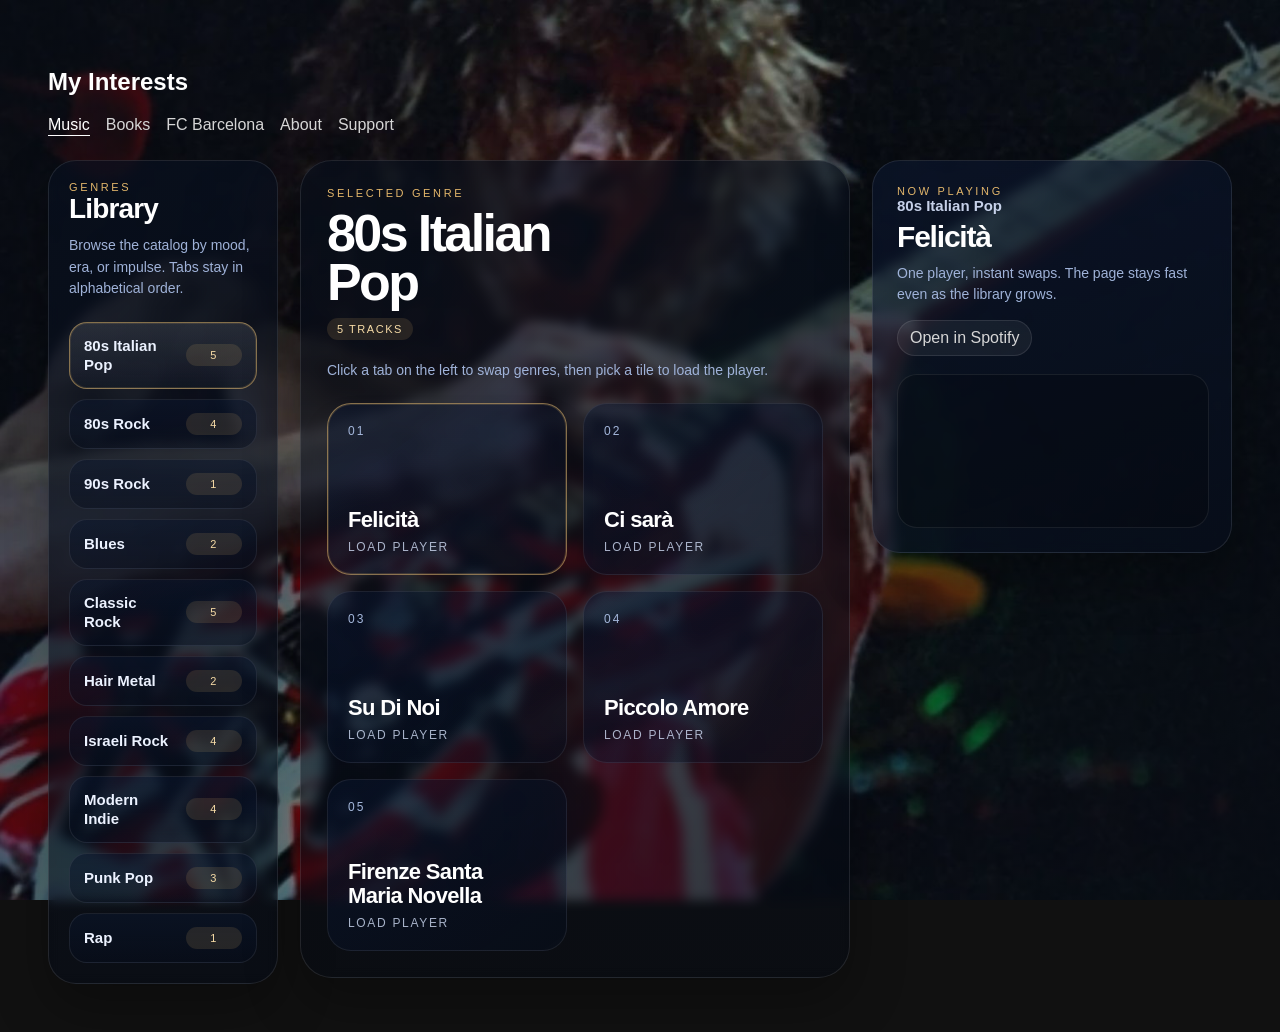
<file: index.html>
<!DOCTYPE html>
<html>

<head>
  <title>My Interests</title>
  <meta name="viewport" content="width=device-width, initial-scale=1">
  <meta name="description" content="A personal map of my interests: music, books, and FC Barcelona.">
  <meta name="google-site-verification" content="Rc-DzGfwk23URks2xt7vQMyPSqb8E1H-ICHijmgOGcE" />
  <link rel="stylesheet" href="styles.css">
</head>

<body class="page-music">

<h2>My Interests</h2>

<nav class="top-nav" aria-label="Main navigation">
  <a class="active" href="index.html" aria-current="page">Music</a>
  <a href="books.html">Books</a>
  <a href="barcelona.html">FC Barcelona</a>
  <a href="about.html">About</a>
  <a href="support.html">Support</a>
</nav>

<!-- MUSIC:START -->
<div class="music-hub">

  <aside class="music-genre-rail">
    <div class="music-rail-copy">
      <div class="music-kicker">Genres</div>
      <h3 class="music-rail-title">Library</h3>
      <p class="music-rail-caption">Browse the catalog by mood, era, or impulse. Tabs stay in alphabetical order.</p>
    </div>
    <div class="music-genre-tabs" role="tablist" aria-label="Music genres">
      <button class="music-genre-tab is-active" type="button" role="tab" aria-selected="true" aria-controls="panel-80s-italian-pop-1" data-panel="80s-italian-pop-1">
        <span class="music-genre-name">80s Italian Pop</span>
        <span class="music-genre-count">5</span>
      </button>
      <button class="music-genre-tab" type="button" role="tab" aria-selected="false" aria-controls="panel-80s-rock-2" data-panel="80s-rock-2">
        <span class="music-genre-name">80s Rock</span>
        <span class="music-genre-count">4</span>
      </button>
      <button class="music-genre-tab" type="button" role="tab" aria-selected="false" aria-controls="panel-90s-rock-3" data-panel="90s-rock-3">
        <span class="music-genre-name">90s Rock</span>
        <span class="music-genre-count">1</span>
      </button>
      <button class="music-genre-tab" type="button" role="tab" aria-selected="false" aria-controls="panel-blues-4" data-panel="blues-4">
        <span class="music-genre-name">Blues</span>
        <span class="music-genre-count">2</span>
      </button>
      <button class="music-genre-tab" type="button" role="tab" aria-selected="false" aria-controls="panel-classic-rock-5" data-panel="classic-rock-5">
        <span class="music-genre-name">Classic Rock</span>
        <span class="music-genre-count">5</span>
      </button>
      <button class="music-genre-tab" type="button" role="tab" aria-selected="false" aria-controls="panel-hair-metal-6" data-panel="hair-metal-6">
        <span class="music-genre-name">Hair Metal</span>
        <span class="music-genre-count">2</span>
      </button>
      <button class="music-genre-tab" type="button" role="tab" aria-selected="false" aria-controls="panel-israeli-rock-7" data-panel="israeli-rock-7">
        <span class="music-genre-name">Israeli Rock</span>
        <span class="music-genre-count">4</span>
      </button>
      <button class="music-genre-tab" type="button" role="tab" aria-selected="false" aria-controls="panel-modern-indie-8" data-panel="modern-indie-8">
        <span class="music-genre-name">Modern Indie</span>
        <span class="music-genre-count">4</span>
      </button>
      <button class="music-genre-tab" type="button" role="tab" aria-selected="false" aria-controls="panel-punk-pop-9" data-panel="punk-pop-9">
        <span class="music-genre-name">Punk Pop</span>
        <span class="music-genre-count">3</span>
      </button>
      <button class="music-genre-tab" type="button" role="tab" aria-selected="false" aria-controls="panel-rap-10" data-panel="rap-10">
        <span class="music-genre-name">Rap</span>
        <span class="music-genre-count">1</span>
      </button>
    </div>
  </aside>

  <section class="music-stage">
    <div class="music-stage-header">
      <div class="music-kicker">Selected Genre</div>
      <h3 class="music-stage-title" id="music-active-genre">80s Italian Pop</h3>
      <div class="music-stage-meta" id="music-active-count">5 tracks</div>
      <p class="music-stage-caption">Click a tab on the left to swap genres, then pick a tile to load the player.</p>
    </div>

    <div class="music-panels">
      <section class="music-genre-panel" id="panel-80s-italian-pop-1" data-panel="80s-italian-pop-1" data-section-name="80s Italian Pop" data-track-count="5">
        <div class="music-track-grid">
          <button class="music-track-tile is-active" type="button" data-src="https://open.spotify.com/embed/track/7sXTcibuNYugjjYNfgf2kY?utm_source=generator" data-title="Felicità" data-share-url="https://open.spotify.com/track/7sXTcibuNYugjjYNfgf2kY" data-section="80s Italian Pop" aria-label="Play Felicità from 80s Italian Pop">
            <span class="music-track-index">01</span>
            <span class="music-track-copy">
              <span class="music-track-title">Felicità</span>
              <span class="music-track-action">Load player</span>
            </span>
          </button>
          <button class="music-track-tile" type="button" data-src="https://open.spotify.com/embed/track/1dgNG7Ze3PqXTIq9yqSihX?utm_source=generator" data-title="Ci sarà" data-share-url="https://open.spotify.com/track/1dgNG7Ze3PqXTIq9yqSihX" data-section="80s Italian Pop" aria-label="Play Ci sarà from 80s Italian Pop">
            <span class="music-track-index">02</span>
            <span class="music-track-copy">
              <span class="music-track-title">Ci sarà</span>
              <span class="music-track-action">Load player</span>
            </span>
          </button>
          <button class="music-track-tile" type="button" data-src="https://open.spotify.com/embed/track/18tm5JUv0wMllGkoHMAdnL?utm_source=generator" data-title="Su Di Noi" data-share-url="https://open.spotify.com/track/18tm5JUv0wMllGkoHMAdnL" data-section="80s Italian Pop" aria-label="Play Su Di Noi from 80s Italian Pop">
            <span class="music-track-index">03</span>
            <span class="music-track-copy">
              <span class="music-track-title">Su Di Noi</span>
              <span class="music-track-action">Load player</span>
            </span>
          </button>
          <button class="music-track-tile" type="button" data-src="https://open.spotify.com/embed/track/2LexhomCk1jo8hXYl4DeoO?utm_source=generator" data-title="Piccolo Amore" data-share-url="https://open.spotify.com/track/2LexhomCk1jo8hXYl4DeoO" data-section="80s Italian Pop" aria-label="Play Piccolo Amore from 80s Italian Pop">
            <span class="music-track-index">04</span>
            <span class="music-track-copy">
              <span class="music-track-title">Piccolo Amore</span>
              <span class="music-track-action">Load player</span>
            </span>
          </button>
          <button class="music-track-tile" type="button" data-src="https://open.spotify.com/embed/track/03Q5UOgimyI86r1ufpWSQs?utm_source=generator" data-title="Firenze Santa Maria Novella" data-share-url="https://open.spotify.com/track/03Q5UOgimyI86r1ufpWSQs" data-section="80s Italian Pop" aria-label="Play Firenze Santa Maria Novella from 80s Italian Pop">
            <span class="music-track-index">05</span>
            <span class="music-track-copy">
              <span class="music-track-title">Firenze Santa Maria Novella</span>
              <span class="music-track-action">Load player</span>
            </span>
          </button>
        </div>
      </section>
      <section class="music-genre-panel" id="panel-80s-rock-2" data-panel="80s-rock-2" data-section-name="80s Rock" data-track-count="4" hidden>
        <div class="music-track-grid">
          <button class="music-track-tile" type="button" data-src="https://open.spotify.com/embed/track/263aNAQCeFSWipk896byo6?utm_source=generator" data-title="Friday I&#x27;m in Love" data-share-url="https://open.spotify.com/track/263aNAQCeFSWipk896byo6" data-section="80s Rock" aria-label="Play Friday I&#x27;m in Love from 80s Rock">
            <span class="music-track-index">01</span>
            <span class="music-track-copy">
              <span class="music-track-title">Friday I&#x27;m in Love</span>
              <span class="music-track-action">Load player</span>
            </span>
          </button>
          <button class="music-track-tile" type="button" data-src="https://open.spotify.com/embed/track/3fH4KjXFYMmljxrcGrbPj9?utm_source=generator" data-title="Don&#x27;t You (Forget About Me)" data-share-url="https://open.spotify.com/track/3fH4KjXFYMmljxrcGrbPj9" data-section="80s Rock" aria-label="Play Don&#x27;t You (Forget About Me) from 80s Rock">
            <span class="music-track-index">02</span>
            <span class="music-track-copy">
              <span class="music-track-title">Don&#x27;t You (Forget About Me)</span>
              <span class="music-track-action">Load player</span>
            </span>
          </button>
          <button class="music-track-tile" type="button" data-src="https://open.spotify.com/embed/track/25fQaP5GWQXhqHeLkcdPzO?utm_source=generator" data-title="Hold Back the Rain - 2009 Remaster" data-share-url="https://open.spotify.com/track/25fQaP5GWQXhqHeLkcdPzO" data-section="80s Rock" aria-label="Play Hold Back the Rain - 2009 Remaster from 80s Rock">
            <span class="music-track-index">03</span>
            <span class="music-track-copy">
              <span class="music-track-title">Hold Back the Rain - 2009 Remaster</span>
              <span class="music-track-action">Load player</span>
            </span>
          </button>
          <button class="music-track-tile" type="button" data-src="https://open.spotify.com/embed/track/6J2rMSRhgb4HuX6dWgM3nJ?utm_source=generator" data-title="I Melt with You" data-share-url="https://open.spotify.com/track/6J2rMSRhgb4HuX6dWgM3nJ" data-section="80s Rock" aria-label="Play I Melt with You from 80s Rock">
            <span class="music-track-index">04</span>
            <span class="music-track-copy">
              <span class="music-track-title">I Melt with You</span>
              <span class="music-track-action">Load player</span>
            </span>
          </button>
        </div>
      </section>
      <section class="music-genre-panel" id="panel-90s-rock-3" data-panel="90s-rock-3" data-section-name="90s Rock" data-track-count="1" hidden>
        <div class="music-track-grid">
          <button class="music-track-tile" type="button" data-src="https://open.spotify.com/embed/track/4P5KoWXOxwuobLmHXLMobV?utm_source=generator" data-title="Come As You Are" data-share-url="https://open.spotify.com/track/4P5KoWXOxwuobLmHXLMobV" data-section="90s Rock" aria-label="Play Come As You Are from 90s Rock">
            <span class="music-track-index">01</span>
            <span class="music-track-copy">
              <span class="music-track-title">Come As You Are</span>
              <span class="music-track-action">Load player</span>
            </span>
          </button>
        </div>
      </section>
      <section class="music-genre-panel" id="panel-blues-4" data-panel="blues-4" data-section-name="Blues" data-track-count="2" hidden>
        <div class="music-track-grid">
          <button class="music-track-tile" type="button" data-src="https://open.spotify.com/embed/track/4Vfgc4BdSKM2hRlkaRFc9C?utm_source=generator" data-title="Bring It On Home To ME" data-share-url="https://open.spotify.com/track/4Vfgc4BdSKM2hRlkaRFc9C" data-section="Blues" aria-label="Play Bring It On Home To ME from Blues">
            <span class="music-track-index">01</span>
            <span class="music-track-copy">
              <span class="music-track-title">Bring It On Home To ME</span>
              <span class="music-track-action">Load player</span>
            </span>
          </button>
          <button class="music-track-tile" type="button" data-src="https://open.spotify.com/embed/track/3cg0dJfrQB66Qf2YthPb6G?utm_source=generator" data-title="The Thrill is Gone" data-share-url="https://open.spotify.com/track/3cg0dJfrQB66Qf2YthPb6G" data-section="Blues" aria-label="Play The Thrill is Gone from Blues">
            <span class="music-track-index">02</span>
            <span class="music-track-copy">
              <span class="music-track-title">The Thrill is Gone</span>
              <span class="music-track-action">Load player</span>
            </span>
          </button>
        </div>
      </section>
      <section class="music-genre-panel" id="panel-classic-rock-5" data-panel="classic-rock-5" data-section-name="Classic Rock" data-track-count="5" hidden>
        <div class="music-track-grid">
          <button class="music-track-tile" type="button" data-src="https://open.spotify.com/embed/track/389QX9Q1eUOEZ19vtzzI9O?utm_source=generator" data-title="Classic Rock 1" data-share-url="https://open.spotify.com/track/389QX9Q1eUOEZ19vtzzI9O" data-section="Classic Rock" aria-label="Play Classic Rock 1 from Classic Rock">
            <span class="music-track-index">01</span>
            <span class="music-track-copy">
              <span class="music-track-title">Classic Rock 1</span>
              <span class="music-track-action">Load player</span>
            </span>
          </button>
          <button class="music-track-tile" type="button" data-src="https://open.spotify.com/embed/track/78dWfw6rMzKjfCct2pAKFG?utm_source=generator" data-title="Classic Rock 2" data-share-url="https://open.spotify.com/track/78dWfw6rMzKjfCct2pAKFG" data-section="Classic Rock" aria-label="Play Classic Rock 2 from Classic Rock">
            <span class="music-track-index">02</span>
            <span class="music-track-copy">
              <span class="music-track-title">Classic Rock 2</span>
              <span class="music-track-action">Load player</span>
            </span>
          </button>
          <button class="music-track-tile" type="button" data-src="https://open.spotify.com/embed/track/6Vjk8MNXpQpi0F4BefdTyq?utm_source=generator" data-title="Classic Rock 3" data-share-url="https://open.spotify.com/track/6Vjk8MNXpQpi0F4BefdTyq" data-section="Classic Rock" aria-label="Play Classic Rock 3 from Classic Rock">
            <span class="music-track-index">03</span>
            <span class="music-track-copy">
              <span class="music-track-title">Classic Rock 3</span>
              <span class="music-track-action">Load player</span>
            </span>
          </button>
          <button class="music-track-tile" type="button" data-src="https://open.spotify.com/embed/track/0pQskrTITgmCMyr85tb9qq?utm_source=generator" data-title="Spotify Track 0pQskrTI" data-share-url="https://open.spotify.com/track/0pQskrTITgmCMyr85tb9qq" data-section="Classic Rock" aria-label="Play Spotify Track 0pQskrTI from Classic Rock">
            <span class="music-track-index">04</span>
            <span class="music-track-copy">
              <span class="music-track-title">Spotify Track 0pQskrTI</span>
              <span class="music-track-action">Load player</span>
            </span>
          </button>
          <button class="music-track-tile" type="button" data-src="https://open.spotify.com/embed/track/6H3kDe7CGoWYBabAeVWGiD?utm_source=generator" data-title="Gimme Shelter" data-share-url="https://open.spotify.com/track/6H3kDe7CGoWYBabAeVWGiD" data-section="Classic Rock" aria-label="Play Gimme Shelter from Classic Rock">
            <span class="music-track-index">05</span>
            <span class="music-track-copy">
              <span class="music-track-title">Gimme Shelter</span>
              <span class="music-track-action">Load player</span>
            </span>
          </button>
        </div>
      </section>
      <section class="music-genre-panel" id="panel-hair-metal-6" data-panel="hair-metal-6" data-section-name="Hair Metal" data-track-count="2" hidden>
        <div class="music-track-grid">
          <button class="music-track-tile" type="button" data-src="https://open.spotify.com/embed/track/05RgAMGypEvqhNs5hPCbMS?utm_source=generator" data-title="Test Song" data-share-url="https://open.spotify.com/track/05RgAMGypEvqhNs5hPCbMS" data-section="Hair Metal" aria-label="Play Test Song from Hair Metal">
            <span class="music-track-index">01</span>
            <span class="music-track-copy">
              <span class="music-track-title">Test Song</span>
              <span class="music-track-action">Load player</span>
            </span>
          </button>
          <button class="music-track-tile" type="button" data-src="https://open.spotify.com/embed/track/5QRs63VVKNaqUjg6XSSckM?utm_source=generator" data-title="Don&#x27;t Know What You Got (Till It&#x27;s Gone)" data-share-url="https://open.spotify.com/track/5QRs63VVKNaqUjg6XSSckM" data-section="Hair Metal" aria-label="Play Don&#x27;t Know What You Got (Till It&#x27;s Gone) from Hair Metal">
            <span class="music-track-index">02</span>
            <span class="music-track-copy">
              <span class="music-track-title">Don&#x27;t Know What You Got (Till It&#x27;s Gone)</span>
              <span class="music-track-action">Load player</span>
            </span>
          </button>
        </div>
      </section>
      <section class="music-genre-panel" id="panel-israeli-rock-7" data-panel="israeli-rock-7" data-section-name="Israeli Rock" data-track-count="4" hidden>
        <div class="music-track-grid">
          <button class="music-track-tile" type="button" data-src="https://open.spotify.com/embed/track/3KjK86Zg2gKF9aij1GmHFk?utm_source=generator" data-title="אהובתי" data-share-url="https://open.spotify.com/track/3KjK86Zg2gKF9aij1GmHFk" data-section="Israeli Rock" aria-label="Play אהובתי from Israeli Rock">
            <span class="music-track-index">01</span>
            <span class="music-track-copy">
              <span class="music-track-title">אהובתי</span>
              <span class="music-track-action">Load player</span>
            </span>
          </button>
          <button class="music-track-tile" type="button" data-src="https://open.spotify.com/embed/track/5mw0CuWqR4bBZ7OFFSCTMP?utm_source=generator" data-title="עונות" data-share-url="https://open.spotify.com/track/5mw0CuWqR4bBZ7OFFSCTMP" data-section="Israeli Rock" aria-label="Play עונות from Israeli Rock">
            <span class="music-track-index">02</span>
            <span class="music-track-copy">
              <span class="music-track-title">עונות</span>
              <span class="music-track-action">Load player</span>
            </span>
          </button>
          <button class="music-track-tile" type="button" data-src="https://open.spotify.com/embed/track/4HnvvY4arQ6MgKa38fZBL2?utm_source=generator" data-title="יהיה פיצוץ" data-share-url="https://open.spotify.com/track/4HnvvY4arQ6MgKa38fZBL2" data-section="Israeli Rock" aria-label="Play יהיה פיצוץ from Israeli Rock">
            <span class="music-track-index">03</span>
            <span class="music-track-copy">
              <span class="music-track-title">יהיה פיצוץ</span>
              <span class="music-track-action">Load player</span>
            </span>
          </button>
          <button class="music-track-tile" type="button" data-src="https://open.spotify.com/embed/track/4PA5UwwLNIPUoAoIkwBTjr?utm_source=generator" data-title="מכה אפורה" data-share-url="https://open.spotify.com/track/4PA5UwwLNIPUoAoIkwBTjr" data-section="Israeli Rock" aria-label="Play מכה אפורה from Israeli Rock">
            <span class="music-track-index">04</span>
            <span class="music-track-copy">
              <span class="music-track-title">מכה אפורה</span>
              <span class="music-track-action">Load player</span>
            </span>
          </button>
        </div>
      </section>
      <section class="music-genre-panel" id="panel-modern-indie-8" data-panel="modern-indie-8" data-section-name="Modern Indie" data-track-count="4" hidden>
        <div class="music-track-grid">
          <button class="music-track-tile" type="button" data-src="https://open.spotify.com/embed/track/1GxLgrcumcN3TpWnrYQ9pV?utm_source=generator" data-title="Modern Indie 1" data-share-url="https://open.spotify.com/track/1GxLgrcumcN3TpWnrYQ9pV" data-section="Modern Indie" aria-label="Play Modern Indie 1 from Modern Indie">
            <span class="music-track-index">01</span>
            <span class="music-track-copy">
              <span class="music-track-title">Modern Indie 1</span>
              <span class="music-track-action">Load player</span>
            </span>
          </button>
          <button class="music-track-tile" type="button" data-src="https://open.spotify.com/embed/track/03y6MsaseYEO7DfwqsgcAI?utm_source=generator" data-title="Modern Indie 2" data-share-url="https://open.spotify.com/track/03y6MsaseYEO7DfwqsgcAI" data-section="Modern Indie" aria-label="Play Modern Indie 2 from Modern Indie">
            <span class="music-track-index">02</span>
            <span class="music-track-copy">
              <span class="music-track-title">Modern Indie 2</span>
              <span class="music-track-action">Load player</span>
            </span>
          </button>
          <button class="music-track-tile" type="button" data-src="https://open.spotify.com/embed/track/5XeFesFbtLpXzIVDNQP22n?utm_source=generator" data-title="Modern Indie 3" data-share-url="https://open.spotify.com/track/5XeFesFbtLpXzIVDNQP22n" data-section="Modern Indie" aria-label="Play Modern Indie 3 from Modern Indie">
            <span class="music-track-index">03</span>
            <span class="music-track-copy">
              <span class="music-track-title">Modern Indie 3</span>
              <span class="music-track-action">Load player</span>
            </span>
          </button>
          <button class="music-track-tile" type="button" data-src="https://open.spotify.com/embed/track/3skn2lauGk7Dx6bVIt5DVj?utm_source=generator" data-title="Spotify Track 3skn2lau" data-share-url="https://open.spotify.com/track/3skn2lauGk7Dx6bVIt5DVj" data-section="Modern Indie" aria-label="Play Spotify Track 3skn2lau from Modern Indie">
            <span class="music-track-index">04</span>
            <span class="music-track-copy">
              <span class="music-track-title">Spotify Track 3skn2lau</span>
              <span class="music-track-action">Load player</span>
            </span>
          </button>
        </div>
      </section>
      <section class="music-genre-panel" id="panel-punk-pop-9" data-panel="punk-pop-9" data-section-name="Punk Pop" data-track-count="3" hidden>
        <div class="music-track-grid">
          <button class="music-track-tile" type="button" data-src="https://open.spotify.com/embed/track/25FTMokYEbEWHEdss5JLZS?utm_source=generator" data-title="Teenage Dirtbag" data-share-url="https://open.spotify.com/track/25FTMokYEbEWHEdss5JLZS" data-section="Punk Pop" aria-label="Play Teenage Dirtbag from Punk Pop">
            <span class="music-track-index">01</span>
            <span class="music-track-copy">
              <span class="music-track-title">Teenage Dirtbag</span>
              <span class="music-track-action">Load player</span>
            </span>
          </button>
          <button class="music-track-tile" type="button" data-src="https://open.spotify.com/embed/track/33iv3wnGMrrDugd7GBso1z?utm_source=generator" data-title="My Own Worst Enemy" data-share-url="https://open.spotify.com/track/33iv3wnGMrrDugd7GBso1z" data-section="Punk Pop" aria-label="Play My Own Worst Enemy from Punk Pop">
            <span class="music-track-index">02</span>
            <span class="music-track-copy">
              <span class="music-track-title">My Own Worst Enemy</span>
              <span class="music-track-action">Load player</span>
            </span>
          </button>
          <button class="music-track-tile" type="button" data-src="https://open.spotify.com/embed/track/4GiVcDqNQI0fc0yYuRGH9m?utm_source=generator" data-title="4GiVcDqNQI0fc0yYuRGH9m" data-share-url="https://open.spotify.com/track/4GiVcDqNQI0fc0yYuRGH9m" data-section="Punk Pop" aria-label="Play 4GiVcDqNQI0fc0yYuRGH9m from Punk Pop">
            <span class="music-track-index">03</span>
            <span class="music-track-copy">
              <span class="music-track-title">4GiVcDqNQI0fc0yYuRGH9m</span>
              <span class="music-track-action">Load player</span>
            </span>
          </button>
        </div>
      </section>
      <section class="music-genre-panel" id="panel-rap-10" data-panel="rap-10" data-section-name="Rap" data-track-count="1" hidden>
        <div class="music-track-grid">
          <button class="music-track-tile" type="button" data-src="https://open.spotify.com/embed/track/3ia3dJETSOllPsv3LJkE35?utm_source=generator" data-title="California Love - Original Version" data-share-url="https://open.spotify.com/track/3ia3dJETSOllPsv3LJkE35" data-section="Rap" aria-label="Play California Love - Original Version from Rap">
            <span class="music-track-index">01</span>
            <span class="music-track-copy">
              <span class="music-track-title">California Love - Original Version</span>
              <span class="music-track-action">Load player</span>
            </span>
          </button>
        </div>
      </section>
    </div>
  </section>

  <aside class="music-player-panel">
    <div class="music-player-copy">
      <div class="music-kicker">Now Playing</div>
      <h3 class="music-player-section" id="music-player-section">80s Italian Pop</h3>
      <div class="music-player-title" id="music-player-title">Felicità</div>
      <div class="music-player-caption">One player, instant swaps. The page stays fast even as the library grows.</div>
      <a class="music-player-link inline-link" id="music-player-link" href="https://open.spotify.com/track/7sXTcibuNYugjjYNfgf2kY" target="_blank" rel="noopener noreferrer">Open in Spotify</a>
    </div>

    <iframe class="spotify music-player-frame" id="music-player-frame" title="Felicità" src="https://open.spotify.com/embed/track/7sXTcibuNYugjjYNfgf2kY?utm_source=generator" width="100%" height="152" frameborder="0" allow="autoplay; clipboard-write; encrypted-media; fullscreen; picture-in-picture" loading="lazy" scrolling="no"></iframe>
  </aside>
</div>
<!-- MUSIC:END -->

<script>
  (function () {
    function isMobileMusicLayout() {
      return window.matchMedia && window.matchMedia("(max-width: 640px)").matches;
    }

    function revealPlayerPanel() {
      var playerPanel = document.querySelector(".music-player-panel");
      if (!playerPanel || !isMobileMusicLayout()) return;

      var prefersReducedMotion = window.matchMedia && window.matchMedia("(prefers-reduced-motion: reduce)").matches;
      playerPanel.scrollIntoView({
        behavior: prefersReducedMotion ? "auto" : "smooth",
        block: "start"
      });
    }

    function formatTrackCount(count) {
      return count + " track" + (count === 1 ? "" : "s");
    }

    function updatePlayer(tile) {
      if (!tile) return;

      var src = tile.getAttribute("data-src");
      var title = tile.getAttribute("data-title") || "Spotify Embed";
      var shareUrl = tile.getAttribute("data-share-url") || "#";
      var section = tile.getAttribute("data-section") || "Music";

      var frame = document.getElementById("music-player-frame");
      var titleNode = document.getElementById("music-player-title");
      var sectionNode = document.getElementById("music-player-section");
      var linkNode = document.getElementById("music-player-link");

      if (!frame || !titleNode || !sectionNode || !linkNode || !src) return;

      frame.setAttribute("src", src);
      frame.setAttribute("title", title);
      titleNode.textContent = title;
      sectionNode.textContent = section;
      linkNode.setAttribute("href", shareUrl);

      document.querySelectorAll(".music-track-tile.is-active").forEach(function (node) {
        node.classList.remove("is-active");
      });
      tile.classList.add("is-active");
    }

    function activateGenre(tab) {
      if (!tab) return;

      var panelId = tab.getAttribute("data-panel");
      var nextPanel = panelId ? document.getElementById("panel-" + panelId) : null;
      var genreNode = document.getElementById("music-active-genre");
      var countNode = document.getElementById("music-active-count");

      if (!nextPanel || !genreNode || !countNode) return;

      document.querySelectorAll(".music-genre-tab.is-active").forEach(function (node) {
        node.classList.remove("is-active");
        node.setAttribute("aria-selected", "false");
      });
      tab.classList.add("is-active");
      tab.setAttribute("aria-selected", "true");

      document.querySelectorAll(".music-genre-panel[data-panel]").forEach(function (panel) {
        panel.hidden = panel !== nextPanel;
      });

      genreNode.textContent = nextPanel.getAttribute("data-section-name") || "Music";
      countNode.textContent = formatTrackCount(Number(nextPanel.getAttribute("data-track-count") || "0"));

      var activeTile = nextPanel.querySelector(".music-track-tile.is-active");
      var firstTile = nextPanel.querySelector(".music-track-tile[data-src]");
      if (activeTile) {
        updatePlayer(activeTile);
      } else if (firstTile) {
        updatePlayer(firstTile);
      }
    }

    function activateGenreFromHash() {
      var hash = (window.location.hash || "").replace(/^#/, "");
      if (!hash) return false;

      var panel = document.getElementById(hash);
      if (!panel || !panel.classList.contains("music-genre-panel")) return false;

      var panelId = panel.getAttribute("data-panel");
      if (!panelId) return false;

      var tab = document.querySelector('.music-genre-tab[data-panel="' + panelId + '"]');
      if (!tab) return false;

      activateGenre(tab);
      panel.scrollIntoView({ behavior: "auto", block: "start" });
      return true;
    }

    function init() {
      var tabs = document.querySelectorAll(".music-genre-tab[data-panel]");
      var tiles = document.querySelectorAll(".music-track-tile[data-src]");

      tabs.forEach(function (tab) {
        tab.addEventListener("click", function () {
          activateGenre(tab);
          var panelId = tab.getAttribute("data-panel");
          if (panelId) {
            window.location.hash = "panel-" + panelId;
          }
        });
      });

      tiles.forEach(function (tile) {
        tile.addEventListener("click", function () {
          updatePlayer(tile);
          revealPlayerPanel();
        });
      });

      var initialTab = document.querySelector(".music-genre-tab.is-active") || tabs[0];
      if (activateGenreFromHash()) {
        return;
      } else if (initialTab) {
        activateGenre(initialTab);
      } else if (tiles.length) {
        updatePlayer(tiles[0]);
      }
    }

    if (document.readyState === "loading") {
      document.addEventListener("DOMContentLoaded", init);
    } else {
      init();
    }
  })();
</script>

</body>
</html>
</file>
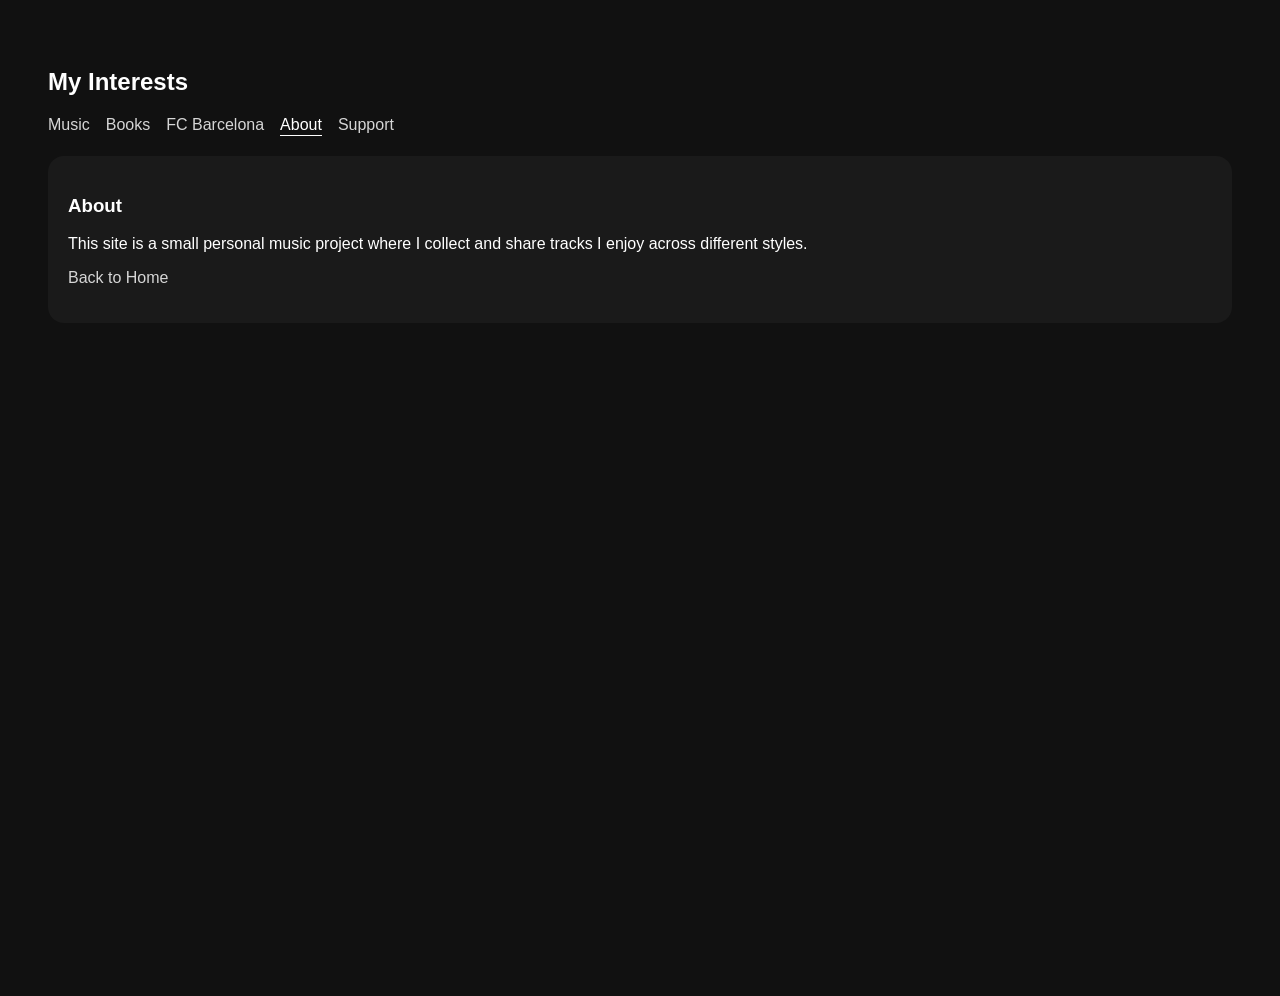
<file: about.html>
<!DOCTYPE html>
<html>

<head>
  <title>My Interests</title>
  <meta name="viewport" content="width=device-width, initial-scale=1">
  <meta name="description" content="About My Interests">
  <link rel="stylesheet" href="styles.css">
</head>

<body>

<h2>My Interests</h2>

<nav class="top-nav" aria-label="Main navigation">
  <a href="index.html">Music</a>
  <a href="books.html">Books</a>
  <a href="barcelona.html">FC Barcelona</a>
  <a class="active" href="about.html" aria-current="page">About</a>
  <a href="support.html">Support</a>
</nav>

<div class="style-tile">
  <h3>About</h3>
  <p>
    This site is a small personal music project where I collect and share tracks I enjoy across different styles.
  </p>
  <p><a class="inline-link" href="home.html">Back to Home</a></p>
</div>

</body>
</html>
</file>
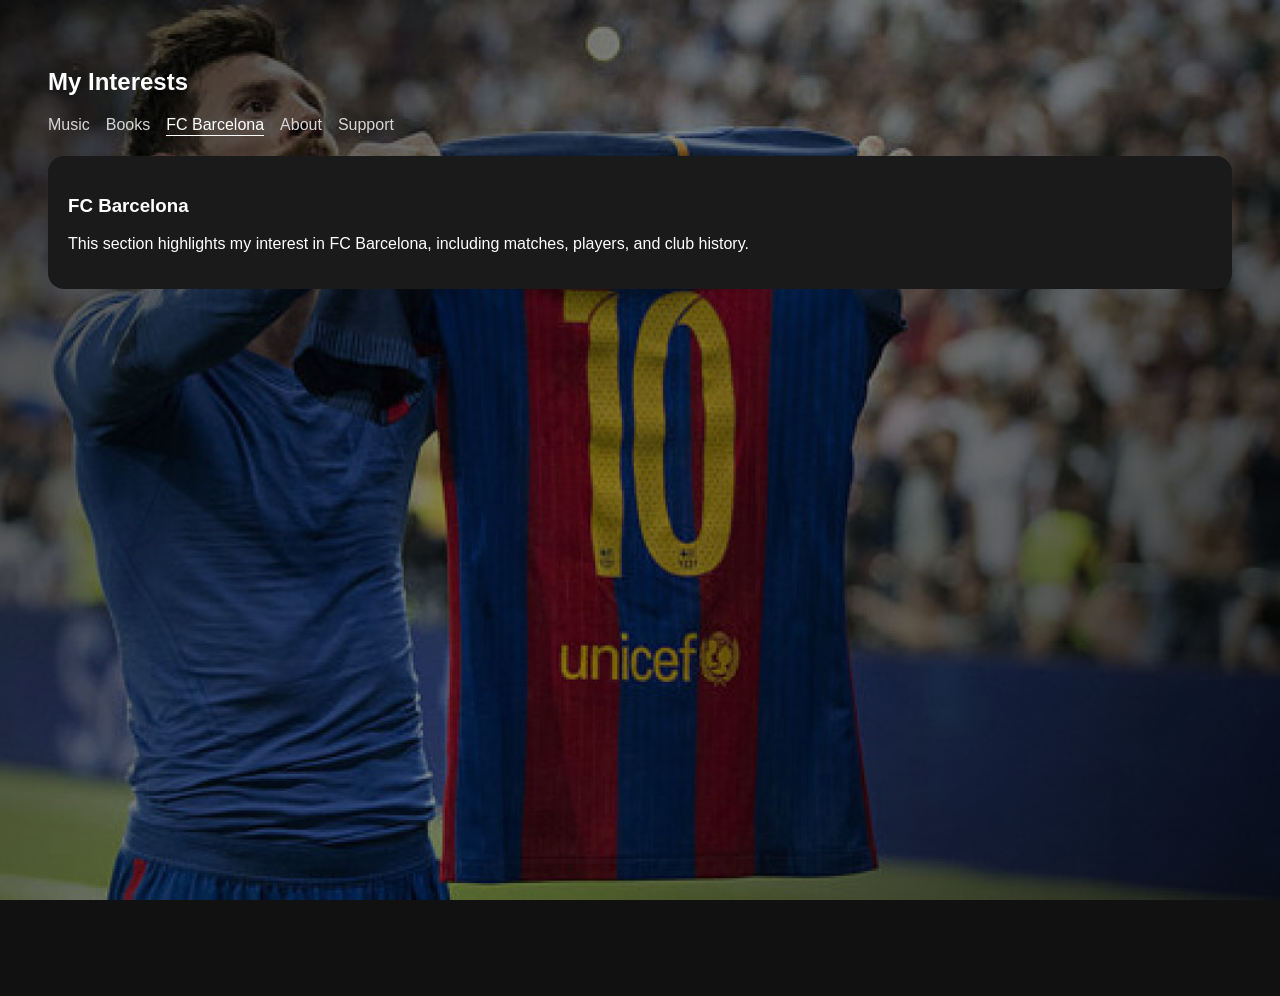
<file: barcelona.html>
<!DOCTYPE html>
<html>

<head>
  <title>My Interests</title>
  <meta name="viewport" content="width=device-width, initial-scale=1">
  <meta name="description" content="FC Barcelona interest page">
  <link rel="stylesheet" href="styles.css">
</head>

<body class="page-barcelona">

<h2>My Interests</h2>

<nav class="top-nav" aria-label="Main navigation">
  <a href="index.html">Music</a>
  <a href="books.html">Books</a>
  <a class="active" href="barcelona.html" aria-current="page">FC Barcelona</a>
  <a href="about.html">About</a>
  <a href="support.html">Support</a>
</nav>

<div class="style-tile">
  <h3>FC Barcelona</h3>
  <p>
    This section highlights my interest in FC Barcelona, including matches, players, and club history.
  </p>
</div>

</body>
</html>
</file>
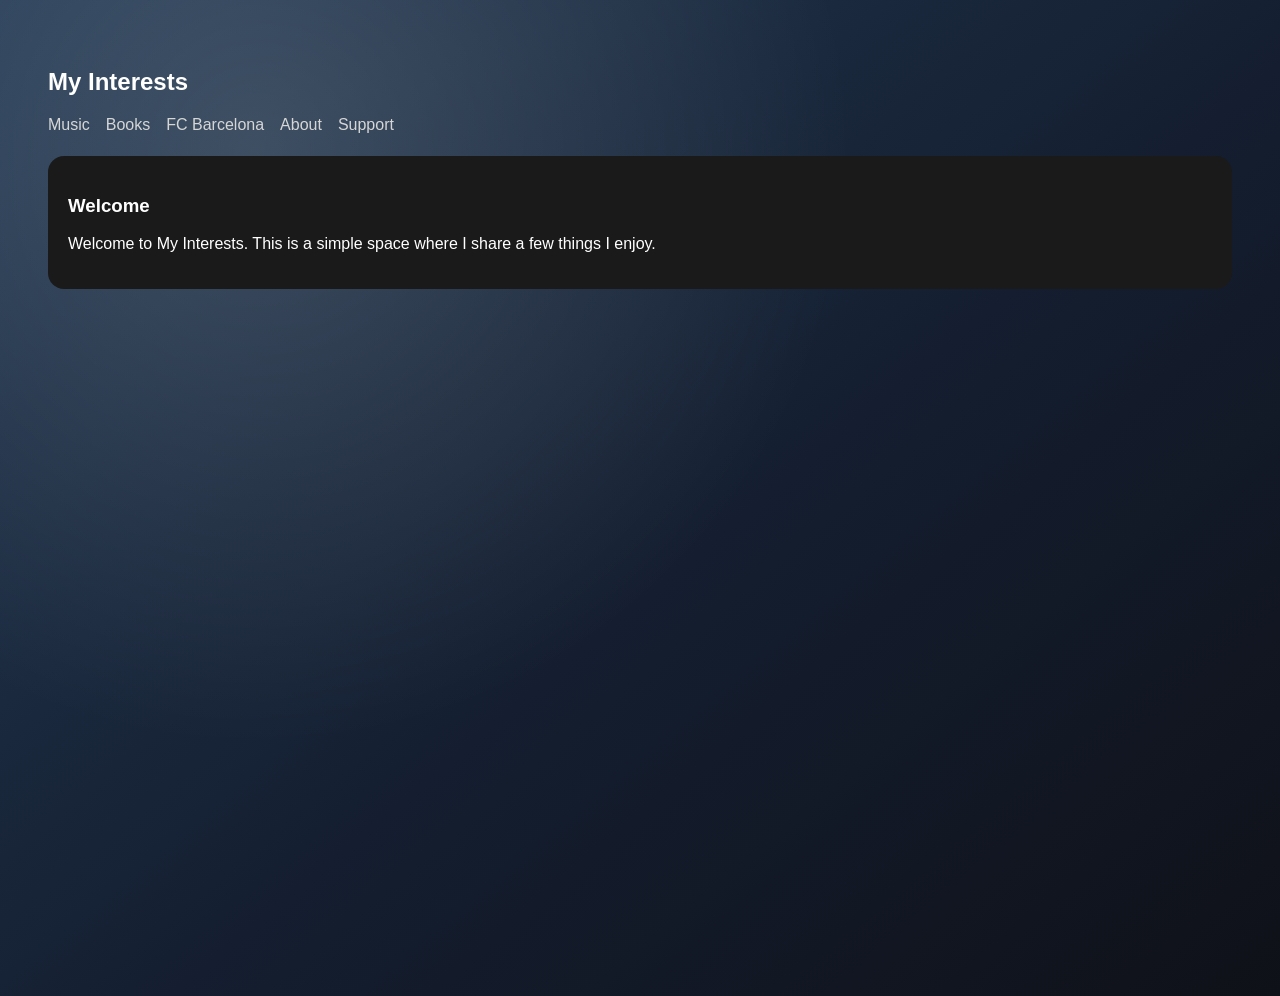
<file: home.html>
<!DOCTYPE html>
<html>

<head>
  <title>My Interests</title>
  <meta name="viewport" content="width=device-width, initial-scale=1">
  <meta name="description" content="Welcome to My Interests">
  <link rel="stylesheet" href="styles.css">
</head>

<body class="page-home">

<h2>My Interests</h2>

<nav class="top-nav" aria-label="Main navigation">
  <a href="index.html">Music</a>
  <a href="books.html">Books</a>
  <a href="barcelona.html">FC Barcelona</a>
  <a href="about.html">About</a>
  <a href="support.html">Support</a>
</nav>

<div class="style-tile">
  <h3>Welcome</h3>
  <p>
    Welcome to My Interests. This is a simple space where I share a few things I enjoy.
  </p>
</div>

</body>
</html>
</file>
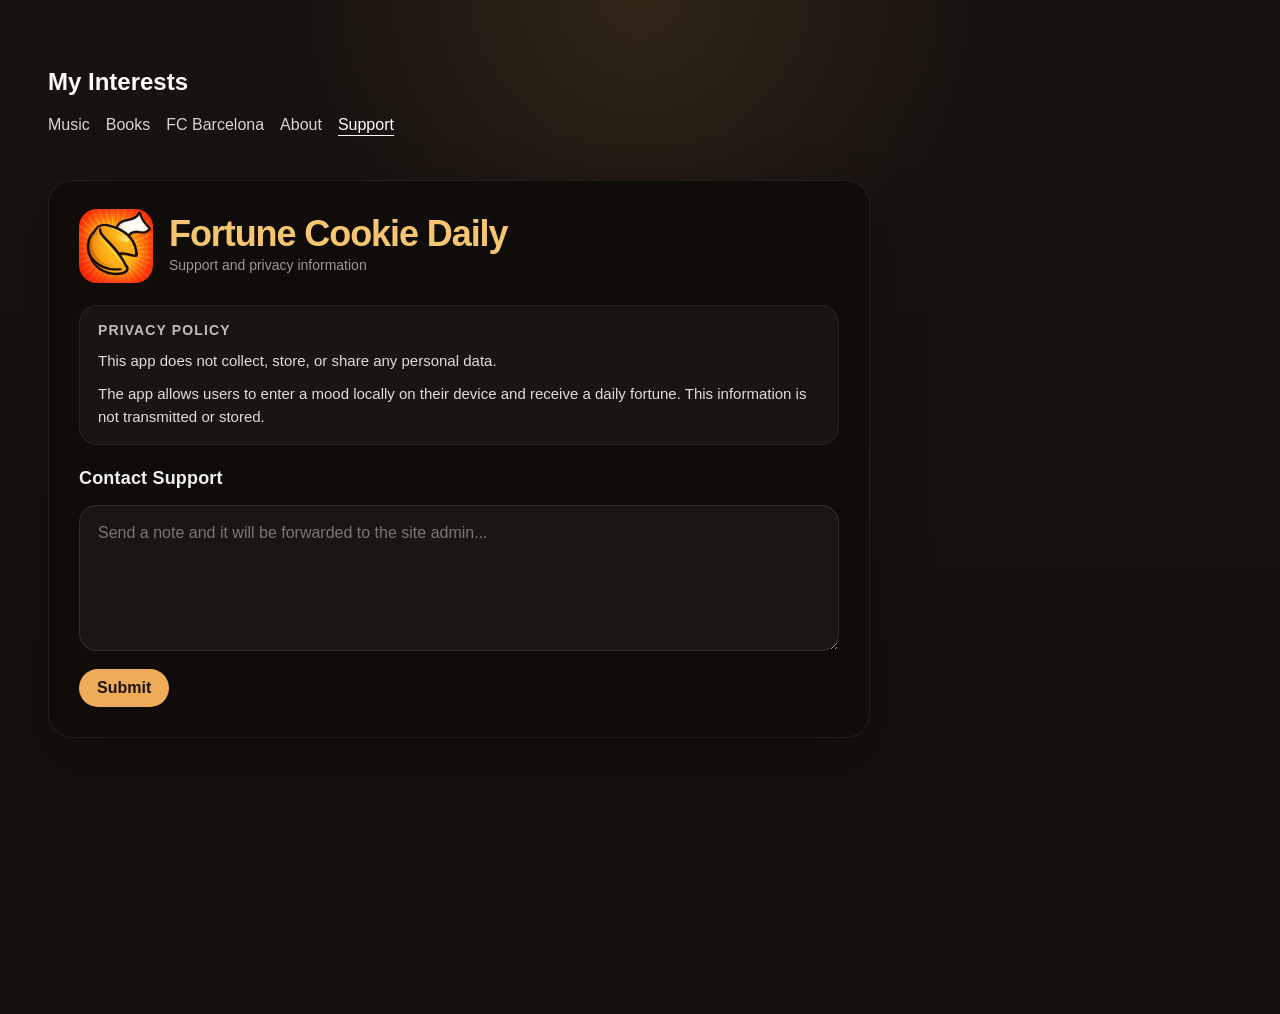
<file: support.html>
<!DOCTYPE html>
<html>

<head>
  <title>Support | Fortune Cookie Daily</title>
  <meta name="viewport" content="width=device-width, initial-scale=1">
  <meta name="description" content="Support for Fortune Cookie Daily">
  <link rel="stylesheet" href="styles.css">
</head>

<body class="page-support">

<h2>My Interests</h2>

<nav class="top-nav" aria-label="Main navigation">
  <a href="index.html">Music</a>
  <a href="books.html">Books</a>
  <a href="barcelona.html">FC Barcelona</a>
  <a href="about.html">About</a>
  <a class="active" href="support.html" aria-current="page">Support</a>
</nav>

<main class="support-shell">
  <section class="support-card">
    <div class="support-hero">
      <div class="support-icon-wrap" aria-hidden="true">
        <img class="support-app-icon" src="fortune-cookie-icon.png" alt="Fortune Cookie app icon">
      </div>
      <div class="support-hero-copy">
        <p class="support-kicker">Fortune Cookie Daily</p>
        <p class="support-subtitle">Support and privacy information</p>
      </div>
    </div>
    <section class="support-policy" aria-labelledby="privacy-policy-title">
      <h2 class="support-policy-title" id="privacy-policy-title">Privacy Policy</h2>
      <p class="support-policy-copy">This app does not collect, store, or share any personal data.</p>
      <p class="support-policy-copy">The app allows users to enter a mood locally on their device and receive a daily fortune. This information is not transmitted or stored.</p>
    </section>
    <h1>Contact Support</h1>

    <form class="support-form" id="support-form" action="https://formsubmit.co/imeyzin@gmail.com" method="POST">
      <input type="hidden" name="_subject" value="Fortune Cookie Support Request">
      <input type="hidden" name="_captcha" value="false">
      <input type="hidden" name="_template" value="table">

      <label class="sr-only" for="support-message">Support message</label>
      <textarea id="support-message" name="message" class="support-input" rows="6" placeholder="Send a note and it will be forwarded to the site admin..." required></textarea>
      <button type="submit" class="support-submit" id="support-submit">Submit</button>
    </form>

    <p class="support-confirmation" id="support-confirmation" hidden>Your note is on its way.</p>
    <p class="support-error" id="support-error" hidden>Something went wrong. Please try again later.</p>
  </section>
</main>

<script>
  const form = document.getElementById('support-form');
  const submitButton = document.getElementById('support-submit');
  const confirmation = document.getElementById('support-confirmation');
  const errorMessage = document.getElementById('support-error');

  if (form && submitButton && confirmation && errorMessage) {
    form.addEventListener('submit', async (event) => {
      event.preventDefault();
      confirmation.hidden = true;
      errorMessage.hidden = true;
      submitButton.disabled = true;
      submitButton.textContent = 'Sending...';

      try {
        const response = await fetch(form.action, {
          method: 'POST',
          body: new FormData(form),
          headers: {
            'Accept': 'application/json'
          }
        });

        if (!response.ok) {
          throw new Error('Request failed');
        }

        form.reset();
        confirmation.hidden = false;
      } catch (error) {
        errorMessage.hidden = false;
      } finally {
        submitButton.disabled = false;
        submitButton.textContent = 'Submit';
      }
    });
  }
</script>

</body>
</html>
</file>
<file: styles.css>
body {
  background: #111;
  color: white;
  font-family: Arial, sans-serif;
  padding: 40px;
  background-repeat: no-repeat;
  background-size: cover;
  min-height: 100vh;
}

body.page-home {
  background-image:
    radial-gradient(circle at 20% 15%, rgba(255, 255, 255, 0.14), transparent 45%),
    linear-gradient(140deg, #243b55 0%, #141e30 55%, #0f1118 100%);
}

body.page-music {
  font-family: "Trebuchet MS", "Segoe UI", sans-serif;
  background-image:
    linear-gradient(
      115deg,
      rgba(8, 12, 20, 0.83) 0%,
      rgba(8, 12, 20, 0.44) 46%,
      rgba(8, 12, 20, 0.9) 100%
    ),
    url("bg-music.jpg");
  background-position: center top;
  background-attachment: fixed;
}

body.page-barcelona {
  background-image:
    linear-gradient(
      120deg,
      rgba(0, 0, 0, 0.72) 0%,
      rgba(0, 0, 0, 0.42) 50%,
      rgba(0, 0, 0, 0.8) 100%
    ),
    url("bg-barcelona.jpg");
  background-position: center top;
  background-attachment: fixed;
}

body.page-books {
  background-image:
    linear-gradient(
      120deg,
      rgba(12, 8, 4, 0.78) 0%,
      rgba(12, 8, 4, 0.48) 48%,
      rgba(12, 8, 4, 0.82) 100%
    ),
    url("bg-books.png");
  background-position: center top;
  background-attachment: fixed;
}

body.page-support {
  background-image:
    radial-gradient(circle at top, rgba(255, 194, 92, 0.1), transparent 28%),
    linear-gradient(180deg, #19130f 0%, #130f0c 100%);
}

.top-nav {
  display: flex;
  gap: 16px;
  margin: 8px 0 20px;
}

.top-nav a,
.inline-link {
  color: #d6d6d6;
  text-decoration: none;
  border-bottom: 1px solid transparent;
  padding-bottom: 1px;
  transition: color 0.15s ease, border-color 0.15s ease;
}

.top-nav a:hover,
.inline-link:hover {
  color: #ffffff;
  border-bottom-color: #666;
}

.top-nav a.active {
  color: #ffffff;
  border-bottom-color: #ffffff;
}

.support-shell {
  min-height: calc(100vh - 170px);
  display: flex;
  justify-content: flex-start;
  align-items: flex-start;
  padding: 24px 0 56px;
}

.support-card {
  width: min(100%, 760px);
  padding: 28px 30px 30px;
  border-radius: 24px;
  background: rgba(16, 12, 9, 0.92);
  border: 1px solid rgba(255, 255, 255, 0.08);
  box-shadow: 0 20px 56px rgba(0, 0, 0, 0.28);
}

.support-hero {
  display: flex;
  align-items: center;
  gap: 16px;
  margin-bottom: 22px;
}

.support-icon-wrap {
  width: 74px;
  height: 74px;
  border-radius: 18px;
  overflow: hidden;
  flex: 0 0 auto;
}

.support-app-icon {
  display: block;
  width: 100%;
  height: 100%;
  object-fit: cover;
  transform: scale(1.14);
  transform-origin: center;
}

.support-hero-copy {
  display: grid;
  gap: 4px;
}

.support-kicker {
  margin: 0;
  color: #f6c572;
  font-size: clamp(24px, 4vw, 36px);
  font-weight: 700;
  letter-spacing: -0.03em;
  line-height: 1;
  text-transform: none;
}

.support-subtitle {
  margin: 0;
  color: rgba(255, 255, 255, 0.58);
  font-size: 14px;
  line-height: 1.4;
}

.support-card h1 {
  margin: 0;
  font-size: 18px;
  line-height: 1.3;
  color: rgba(255, 255, 255, 0.94);
  letter-spacing: 0.01em;
}

.support-policy {
  margin-bottom: 22px;
  padding: 16px 18px 6px;
  border-radius: 18px;
  background: rgba(255, 255, 255, 0.04);
  border: 1px solid rgba(255, 255, 255, 0.06);
}

.support-policy-title {
  margin: 0 0 10px;
  font-size: 14px;
  letter-spacing: 0.08em;
  text-transform: uppercase;
  line-height: 1.2;
  color: rgba(255, 255, 255, 0.72);
}

.support-policy-copy {
  margin: 0 0 10px;
  color: rgba(255, 255, 255, 0.86);
  font-size: 15px;
  line-height: 1.55;
}

.support-copy,
.support-confirmation,
.support-error {
  color: rgba(255, 255, 255, 0.78);
  font-size: 15px;
  line-height: 1.6;
}

.support-form {
  margin-top: 14px;
}

.support-input {
  width: 100%;
  min-height: 132px;
  padding: 18px 18px;
  border: 1px solid rgba(255, 255, 255, 0.1);
  border-radius: 18px;
  background: rgba(255, 255, 255, 0.045);
  color: #ffffff;
  font: inherit;
  resize: vertical;
  box-sizing: border-box;
  transition: border-color 0.18s ease, box-shadow 0.18s ease, background 0.18s ease;
}

.support-input::placeholder {
  color: rgba(255, 255, 255, 0.42);
}

.support-input:focus {
  outline: none;
  border-color: rgba(246, 197, 114, 0.42);
  box-shadow: 0 0 0 4px rgba(246, 197, 114, 0.08);
  background: rgba(255, 255, 255, 0.06);
}

.support-submit {
  margin-top: 14px;
  border: 0;
  border-radius: 999px;
  padding: 10px 18px;
  background: #f0ab58;
  color: #1b130c;
  font: inherit;
  font-weight: 700;
  cursor: pointer;
  transition: transform 0.18s ease, box-shadow 0.18s ease;
}

.support-submit:hover,
.support-submit:focus-visible {
  transform: translateY(-1px);
  box-shadow: 0 10px 24px rgba(240, 171, 88, 0.18);
  outline: none;
}

.support-submit:disabled {
  cursor: wait;
  opacity: 0.82;
  transform: none;
  box-shadow: none;
}

.support-confirmation {
  margin-top: 18px;
  color: #ffd595;
}

.support-error {
  margin-top: 18px;
  color: #ffb7aa;
}

@media (max-width: 640px) {
  .support-card {
    padding: 22px 18px 24px;
  }

  .support-hero {
    align-items: center;
    gap: 14px;
  }

  .support-icon-wrap {
    width: 64px;
    height: 64px;
  }

  .support-kicker {
    font-size: 28px;
  }
}

.sr-only {
  position: absolute;
  width: 1px;
  height: 1px;
  padding: 0;
  margin: -1px;
  overflow: hidden;
  clip: rect(0, 0, 0, 0);
  white-space: nowrap;
  border: 0;
}

.styles-grid {
  display: grid;
  grid-template-columns: repeat(3, minmax(0, 1fr));
  gap: 20px;
  margin-top: 20px;
  align-items: start;
}

.style-tile {
  background: #1a1a1a;
  border-radius: 16px;
  padding: 20px;
  transition: transform 0.2s ease, box-shadow 0.2s ease;
  cursor: pointer;
  align-self: start;
}

.style-tile:hover {
  transform: translateY(-4px);
  box-shadow: 0 10px 25px rgba(0,0,0,0.4);
}

.style-embed {
  margin-top: 12px;
  display: grid;
  gap: 10px;
  padding-bottom: 2px;

  max-height: 0;
  overflow: hidden;
  overflow-y: hidden;
  opacity: 0;
  transition: max-height 0.3s ease, opacity 0.3s ease;
}

.style-tile:hover .style-embed {
  max-height: 520px;
  overflow-y: auto;
  opacity: 1;
}

.style-tile.is-open .style-embed {
  max-height: 520px;
  overflow-y: auto;
  opacity: 1;
}

.spotify {
  display: block;
  width: 100%;
  border: 0;
  overflow: hidden;
}

.spotify-shell {
  display: block;
  width: 100%;
  height: 152px;
  border-radius: 12px;
  background: linear-gradient(140deg, rgba(16, 27, 60, 0.95), rgba(10, 19, 45, 0.95));
  border: 1px solid rgba(255, 255, 255, 0.12);
}

.music-hub {
  --music-accent: #f6c572;
  --music-ink: #ecf2ff;
  --music-muted: #9fb2d8;
  display: grid;
  grid-template-columns: 230px minmax(0, 1fr) minmax(280px, 360px);
  gap: 22px;
  margin-top: 24px;
  align-items: start;
}

.music-kicker {
  font-size: 11px;
  letter-spacing: 0.24em;
  text-transform: uppercase;
  color: var(--music-accent);
  opacity: 0.92;
}

.music-genre-rail,
.music-stage,
.music-player-panel {
  border: 1px solid rgba(255, 255, 255, 0.1);
  box-shadow: 0 24px 55px rgba(0, 0, 0, 0.3);
}

.music-genre-rail {
  position: sticky;
  top: 24px;
  padding: 20px;
  border-radius: 28px;
  background:
    linear-gradient(180deg, rgba(8, 16, 31, 0.68), rgba(6, 12, 24, 0.58));
  backdrop-filter: blur(6px);
}

.music-rail-title,
.music-stage-title,
.music-player-section {
  margin: 0;
}

.music-rail-title {
  font-size: 28px;
  letter-spacing: -0.03em;
}

.music-rail-caption,
.music-stage-caption,
.music-player-caption {
  margin: 10px 0 0;
  color: var(--music-muted);
  font-size: 14px;
  line-height: 1.55;
}

.music-genre-tabs {
  display: grid;
  gap: 10px;
  margin-top: 22px;
}

.music-genre-tab {
  appearance: none;
  width: 100%;
  border: 1px solid rgba(255, 255, 255, 0.08);
  background: linear-gradient(180deg, rgba(11, 22, 45, 0.56), rgba(7, 15, 31, 0.46));
  color: var(--music-ink);
  border-radius: 18px;
  padding: 13px 14px;
  display: flex;
  align-items: center;
  justify-content: space-between;
  gap: 12px;
  text-align: left;
  cursor: pointer;
  transition: transform 0.18s ease, border-color 0.18s ease, background 0.18s ease, box-shadow 0.18s ease;
}

.music-genre-tab:hover,
.music-genre-tab:focus-visible {
  transform: translateX(3px);
  border-color: rgba(246, 197, 114, 0.35);
  background: linear-gradient(180deg, rgba(16, 30, 57, 0.68), rgba(10, 19, 38, 0.58));
  outline: none;
}

.music-genre-tab.is-active {
  border-color: rgba(246, 197, 114, 0.5);
  background:
    linear-gradient(180deg, rgba(246, 197, 114, 0.1), rgba(246, 197, 114, 0.03)),
    linear-gradient(180deg, rgba(15, 28, 53, 0.78), rgba(9, 18, 35, 0.68));
  box-shadow: inset 0 0 0 1px rgba(246, 197, 114, 0.12);
}

.music-genre-name {
  font-size: 15px;
  font-weight: 600;
  line-height: 1.3;
}

.music-genre-count,
.music-stage-meta {
  display: inline-flex;
  align-items: center;
  justify-content: center;
  width: fit-content;
  min-width: 36px;
  padding: 5px 10px;
  border-radius: 999px;
  background: rgba(246, 197, 114, 0.12);
  color: #f7dca7;
  font-size: 11px;
  letter-spacing: 0.14em;
  text-transform: uppercase;
}

.music-stage {
  min-height: 640px;
  padding: 26px;
  border-radius: 32px;
  background:
    linear-gradient(180deg, rgba(8, 15, 28, 0.62), rgba(5, 10, 20, 0.52));
  backdrop-filter: blur(6px);
}

.music-stage-header {
  display: grid;
  gap: 10px;
  margin-bottom: 22px;
}

.music-stage-title {
  font-size: clamp(32px, 5vw, 52px);
  letter-spacing: -0.05em;
  line-height: 0.95;
  max-width: 10ch;
}

.music-panels {
  position: relative;
}

.music-genre-panel[hidden] {
  display: none;
}

.music-track-grid {
  display: grid;
  grid-template-columns: repeat(2, minmax(0, 1fr));
  gap: 16px;
}

.music-track-tile {
  appearance: none;
  width: 100%;
  min-height: 172px;
  border-radius: 24px;
  border: 1px solid rgba(255, 255, 255, 0.08);
  background:
    linear-gradient(145deg, rgba(10, 22, 49, 0.5), rgba(7, 16, 34, 0.38));
  color: white;
  padding: 20px;
  display: grid;
  align-content: space-between;
  gap: 18px;
  text-align: left;
  position: relative;
  overflow: hidden;
  cursor: pointer;
  transition: transform 0.2s ease, border-color 0.2s ease, box-shadow 0.2s ease;
}

.music-track-tile:hover,
.music-track-tile:focus-visible {
  transform: translateY(-4px);
  border-color: rgba(246, 197, 114, 0.38);
  box-shadow: 0 16px 24px rgba(0, 0, 0, 0.16);
  outline: none;
}

.music-track-tile.is-active {
  border-color: rgba(246, 197, 114, 0.52);
  box-shadow: 0 0 0 1px rgba(246, 197, 114, 0.16) inset, 0 18px 28px rgba(0, 0, 0, 0.16);
}

.music-track-index {
  font-size: 12px;
  letter-spacing: 0.18em;
  text-transform: uppercase;
  color: #a5b8dc;
}

.music-track-copy {
  display: grid;
  gap: 8px;
  max-width: 22ch;
  position: relative;
  z-index: 1;
}

.music-track-title {
  font-size: 22px;
  line-height: 1.1;
  font-weight: 700;
  letter-spacing: -0.03em;
}

.music-track-action {
  font-size: 12px;
  letter-spacing: 0.14em;
  text-transform: uppercase;
  color: #d9e6ff;
  opacity: 0.76;
}

.music-player-panel {
  position: sticky;
  top: 24px;
  border-radius: 28px;
  padding: 24px;
  display: grid;
  gap: 18px;
  background:
    linear-gradient(160deg, rgba(11, 22, 46, 0.66), rgba(7, 14, 30, 0.56));
  backdrop-filter: blur(6px);
  overflow: hidden;
}

.music-player-section {
  font-size: 15px;
  color: #dbe6ff;
  opacity: 0.9;
}

.music-player-title {
  margin-top: 8px;
  font-size: 30px;
  font-weight: 700;
  line-height: 1.03;
  letter-spacing: -0.04em;
}

.music-player-link {
  width: fit-content;
  display: inline-flex;
  align-items: center;
  gap: 8px;
  margin-top: 14px;
  padding: 8px 12px;
  border-radius: 999px;
  background: rgba(255, 255, 255, 0.06);
  border: 1px solid rgba(255, 255, 255, 0.1);
  transition: border-color 0.18s ease, background 0.18s ease, transform 0.18s ease;
}

.music-player-link:hover {
  border-bottom-color: transparent;
  border-color: rgba(246, 197, 114, 0.4);
  background: rgba(255, 255, 255, 0.1);
  transform: translateY(-1px);
}

.music-player-frame {
  border-radius: 20px;
  background: rgba(0, 0, 0, 0.2);
  border: 1px solid rgba(255, 255, 255, 0.08);
}

.music-player-empty {
  min-height: 152px;
  border-radius: 18px;
  border: 1px dashed rgba(255, 255, 255, 0.18);
  display: flex;
  align-items: center;
  justify-content: center;
  color: #bcc8e6;
  background: rgba(255, 255, 255, 0.03);
}

.music-empty {
  color: #c8d3ea;
  font-size: 14px;
  padding: 18px;
  border-radius: 18px;
  background: rgba(255, 255, 255, 0.03);
}

.books-hub {
  --books-accent: #dfb37f;
  --books-muted: #ccb9a0;
  display: grid;
  grid-template-columns: 230px minmax(0, 1fr) minmax(280px, 360px);
  gap: 22px;
  margin-top: 24px;
  align-items: start;
}

.books-rail,
.books-stage,
.books-summary-panel {
  border: 1px solid rgba(255, 255, 255, 0.1);
  box-shadow: 0 24px 55px rgba(0, 0, 0, 0.28);
}

.books-rail {
  position: sticky;
  top: 24px;
  padding: 20px;
  border-radius: 28px;
  background:
    radial-gradient(circle at top left, rgba(223, 179, 127, 0.14), transparent 32%),
    linear-gradient(180deg, rgba(31, 20, 14, 0.96), rgba(18, 12, 9, 0.98));
}

.books-rail-title,
.books-stage-title {
  margin: 0;
}

.books-rail-title {
  font-size: 28px;
  letter-spacing: -0.03em;
}

.books-rail-caption,
.books-stage-caption {
  margin: 10px 0 0;
  color: var(--books-muted);
  font-size: 14px;
  line-height: 1.55;
}

.books-category-tabs {
  display: grid;
  gap: 10px;
  margin-top: 22px;
}

.books-category-tab {
  appearance: none;
  width: 100%;
  border: 1px solid rgba(255, 255, 255, 0.08);
  background: linear-gradient(180deg, rgba(65, 45, 30, 0.82), rgba(36, 23, 16, 0.92));
  color: #fff7eb;
  border-radius: 18px;
  padding: 14px;
  display: flex;
  align-items: center;
  justify-content: space-between;
  gap: 12px;
  text-align: left;
  cursor: pointer;
  transition: transform 0.18s ease, border-color 0.18s ease, background 0.18s ease;
}

.books-category-tab:hover,
.books-category-tab:focus-visible {
  transform: translateX(3px);
  border-color: rgba(223, 179, 127, 0.36);
  background: linear-gradient(180deg, rgba(82, 56, 36, 0.92), rgba(43, 28, 18, 0.95));
  outline: none;
}

.books-category-tab.is-active {
  border-color: rgba(223, 179, 127, 0.52);
  background:
    linear-gradient(180deg, rgba(223, 179, 127, 0.16), rgba(223, 179, 127, 0.04)),
    linear-gradient(180deg, rgba(72, 50, 33, 0.98), rgba(39, 26, 18, 0.98));
  box-shadow: inset 0 0 0 1px rgba(223, 179, 127, 0.12);
}

.books-category-name {
  font-size: 15px;
  font-weight: 600;
}

.books-category-count,
.books-stage-meta {
  display: inline-flex;
  align-items: center;
  justify-content: center;
  min-width: 36px;
  padding: 5px 10px;
  border-radius: 999px;
  background: rgba(223, 179, 127, 0.12);
  color: #f4d5b0;
  font-size: 11px;
  letter-spacing: 0.14em;
  text-transform: uppercase;
}

.books-stage {
  min-height: 560px;
  padding: 26px;
  border-radius: 32px;
  background:
    radial-gradient(circle at top, rgba(255, 221, 185, 0.08), transparent 42%),
    linear-gradient(180deg, rgba(24, 16, 12, 0.95), rgba(15, 10, 8, 0.98));
}

.books-stage-header {
  display: grid;
  gap: 10px;
  margin-bottom: 22px;
}

.books-stage-title {
  font-size: clamp(32px, 5vw, 52px);
  letter-spacing: -0.05em;
  line-height: 0.95;
}

.books-category-panel[hidden] {
  display: none;
}

.books-category-panel {
  display: grid;
  gap: 22px;
}

.books-subsection-block {
  display: grid;
  gap: 14px;
}

.books-subsection-head {
  display: flex;
  align-items: center;
  justify-content: space-between;
  gap: 12px;
}

.books-subsection-head h4 {
  margin: 0;
  font-size: 18px;
  letter-spacing: -0.02em;
  color: #f8ecde;
}

.books-subsection-count {
  min-width: 34px;
  padding: 4px 10px;
  border-radius: 999px;
  background: rgba(223, 179, 127, 0.12);
  color: #f4d5b0;
  font-size: 11px;
  letter-spacing: 0.14em;
  text-transform: uppercase;
}

.books-card-grid {
  display: grid;
  grid-template-columns: repeat(2, minmax(0, 1fr));
  gap: 18px;
}

.book-card {
  appearance: none;
  text-decoration: none;
  text-align: left;
  color: inherit;
  border-radius: 24px;
  overflow: hidden;
  min-height: 220px;
  background:
    radial-gradient(circle at top right, rgba(223, 179, 127, 0.12), transparent 38%),
    linear-gradient(145deg, rgba(52, 35, 24, 0.96), rgba(27, 18, 13, 0.98));
  border: 1px solid rgba(255, 255, 255, 0.08);
  display: grid;
  grid-template-columns: 128px minmax(0, 1fr);
  gap: 0;
  transition: transform 0.2s ease, border-color 0.2s ease, box-shadow 0.2s ease;
}

.book-card:hover,
.book-card:focus-visible {
  transform: translateY(-4px);
  border-color: rgba(223, 179, 127, 0.34);
  box-shadow: 0 18px 28px rgba(0, 0, 0, 0.22);
  outline: none;
}

.book-card.is-active {
  border-color: rgba(223, 179, 127, 0.46);
  box-shadow: 0 0 0 1px rgba(223, 179, 127, 0.12) inset, 0 18px 28px rgba(0, 0, 0, 0.22);
}

.book-card-media {
  padding: 14px;
}

.book-cover {
  width: 100%;
  height: 100%;
  min-height: 192px;
  border-radius: 14px;
  object-fit: cover;
  display: block;
  border: 1px solid rgba(255, 255, 255, 0.2);
}

.book-cover-placeholder {
  display: flex;
  align-items: center;
  justify-content: center;
  background: rgba(0, 0, 0, 0.35);
  color: #d8deef;
  font-size: 12px;
  letter-spacing: 0.02em;
}

.book-card-body {
  min-width: 0;
  display: grid;
  align-content: space-between;
  gap: 10px;
  padding: 18px 18px 18px 4px;
}

.book-card-title {
  color: #ffffff;
  font-weight: 600;
  line-height: 1.2;
  font-size: 24px;
  letter-spacing: -0.03em;
  display: -webkit-box;
  -webkit-line-clamp: 4;
  -webkit-box-orient: vertical;
  overflow: hidden;
}

.book-author {
  color: #e6d6c5;
  font-size: 14px;
  line-height: 1.3;
  opacity: 0.95;
}

.book-card-link {
  color: #f1d7b6;
  font-size: 12px;
  letter-spacing: 0.14em;
  text-transform: uppercase;
  opacity: 0.78;
}

.books-summary-panel {
  position: sticky;
  top: 24px;
  border-radius: 28px;
  padding: 24px;
  display: grid;
  gap: 18px;
  align-content: start;
  background:
    radial-gradient(circle at top left, rgba(223, 179, 127, 0.16), transparent 34%),
    linear-gradient(160deg, rgba(58, 39, 27, 0.96), rgba(23, 15, 11, 0.98));
}

.books-summary-section {
  margin: 0;
  font-size: 15px;
  color: #f1e4d6;
  opacity: 0.9;
}

.books-summary-title {
  margin-top: 8px;
  font-size: 30px;
  font-weight: 700;
  line-height: 1.03;
  letter-spacing: -0.04em;
}

.books-summary-author {
  margin-top: 8px;
  color: #e8d6c1;
  font-size: 16px;
}

.books-summary-meta {
  display: flex;
  flex-wrap: wrap;
  gap: 8px;
  margin-top: 12px;
}

.books-summary-pill {
  min-height: 28px;
  padding: 6px 10px;
  border-radius: 999px;
  background: rgba(255, 255, 255, 0.06);
  border: 1px solid rgba(255, 255, 255, 0.08);
  color: #eddcc7;
  font-size: 12px;
}

.books-summary-pill:empty {
  display: none;
}

.books-summary-link {
  width: fit-content;
  display: inline-flex;
  align-items: center;
  gap: 8px;
  margin-top: 14px;
  padding: 8px 12px;
  border-radius: 999px;
  background: rgba(255, 255, 255, 0.06);
  border: 1px solid rgba(255, 255, 255, 0.1);
  transition: border-color 0.18s ease, background 0.18s ease, transform 0.18s ease;
}

.books-summary-link:hover {
  border-bottom-color: transparent;
  border-color: rgba(223, 179, 127, 0.4);
  background: rgba(255, 255, 255, 0.1);
  transform: translateY(-1px);
}

.books-summary-body {
  color: #f4eadf;
  font-size: 15px;
  line-height: 1.65;
  white-space: pre-line;
  max-height: 460px;
  overflow-y: auto;
  padding-right: 8px;
}

.book-empty {
  color: #d7c8bb;
  font-size: 14px;
  padding: 18px;
  border-radius: 18px;
  background: rgba(255, 255, 255, 0.03);
}

@media (max-width: 1100px) {
  .music-hub {
    grid-template-columns: 220px minmax(0, 1fr);
  }

  .music-player-panel {
    position: static;
    grid-column: 1 / -1;
  }

  .books-hub {
    grid-template-columns: 220px minmax(0, 1fr);
  }

  .books-summary-panel {
    position: static;
    grid-column: 1 / -1;
  }
}

@media (max-width: 640px) {
  body {
    padding: 20px;
  }

  h2,
  h3 {
    line-height: 1.15;
  }

  h2 {
    font-size: 32px;
    margin-bottom: 16px;
  }

  .top-nav {
    gap: 12px;
    margin: 6px 0 16px;
    flex-wrap: wrap;
  }

  .top-nav a,
  .inline-link {
    font-size: 19px;
  }

  .styles-grid {
    grid-template-columns: 1fr;
    gap: 14px;
  }

  .music-hub {
    grid-template-columns: 1fr;
    gap: 16px;
  }

  .music-genre-rail,
  .music-player-panel {
    position: static;
  }

  .music-genre-rail {
    order: 1;
  }

  .music-player-panel {
    order: 2;
    scroll-margin-top: 18px;
  }

  .music-stage {
    order: 3;
  }

  .music-genre-tabs {
    grid-auto-flow: column;
    grid-auto-columns: minmax(180px, 1fr);
    overflow-x: auto;
    padding-bottom: 4px;
  }

  .music-kicker,
  .music-track-index,
  .music-genre-count,
  .music-track-tag,
  .music-player-chip,
  .music-track-action,
  .books-category-count,
  .books-subsection-count,
  .books-summary-pill,
  .book-card-link,
  .book-cover-placeholder {
    font-size: 15px;
  }

  .music-rail-title,
  .books-rail-title {
    font-size: 32px;
  }

  .music-rail-caption,
  .music-stage-caption,
  .music-player-caption,
  .music-track-note,
  .books-rail-caption,
  .books-stage-caption,
  .book-author,
  .books-summary-author,
  .books-summary-body,
  .book-empty {
    font-size: 18px;
  }

  .music-genre-name,
  .music-track-title,
  .books-category-name,
  .books-summary-section {
    font-size: 20px;
  }

  .music-stage {
    min-height: auto;
    padding: 20px;
  }

  .music-stage-header {
    margin-bottom: 18px;
  }

  .music-stage-title,
  .music-player-title {
    font-size: 30px;
    max-width: none;
  }

  .music-track-grid {
    grid-template-columns: 1fr;
  }

  .style-tile {
    padding: 16px;
  }

  .books-hub {
    grid-template-columns: 1fr;
    gap: 16px;
  }

  .books-rail,
  .books-summary-panel {
    position: static;
  }

  .books-rail {
    order: 1;
  }

  .books-summary-panel {
    order: 2;
    scroll-margin-top: 18px;
  }

  .books-stage {
    order: 3;
  }

  .books-category-tabs {
    grid-auto-flow: column;
    grid-auto-columns: minmax(180px, 1fr);
    overflow-x: auto;
    padding-bottom: 4px;
  }

  .books-stage {
    min-height: auto;
    padding: 20px;
  }

  .books-stage-header {
    margin-bottom: 18px;
  }

  .books-stage-title {
    font-size: 30px;
  }

  .books-card-grid {
    grid-template-columns: 1fr;
  }

  .book-card {
    grid-template-columns: 96px minmax(0, 1fr);
  }

  .book-cover {
    min-height: 150px;
  }

  .books-summary-title {
    font-size: 30px;
  }

  .book-card-title {
    font-size: 26px;
  }
}
</file>
